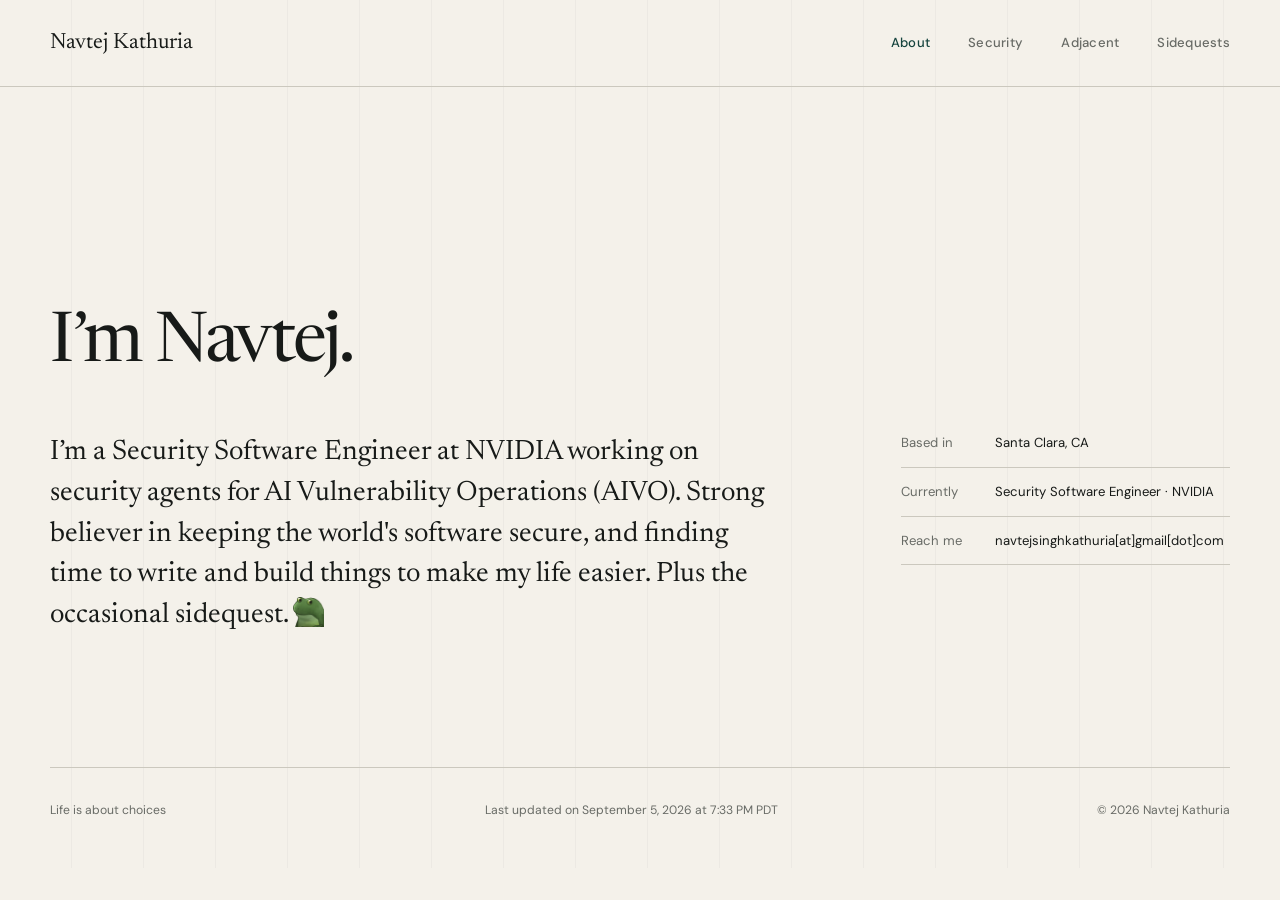
<file: index.html>
<!doctype html>
<html lang="en">
<head>
  <meta charset="utf-8">
  <meta name="viewport" content="width=device-width, initial-scale=1">
  <meta name="description" content="Navtej Kathuria works at the intersection of product security, research, and complex systems.">
  <meta name="theme-color" content="#f4f1ea">
  <title>Navtej Kathuria</title>
  <link rel="icon" type="image/png" href="/favicon-nk.png">
  <link rel="preconnect" href="https://fonts.googleapis.com">
  <link rel="preconnect" href="https://fonts.gstatic.com" crossorigin>
  <link href="https://fonts.googleapis.com/css2?family=DM+Sans:wght@400;500;600&amp;family=Newsreader:opsz,wght@6..72,400;6..72,500&amp;display=swap" rel="stylesheet">
  <link rel="stylesheet" href="style.css">
  <script data-goatcounter="https://nskathuria.goatcounter.com/count" async src="//gc.zgo.at/count.js"></script>
</head>
<body>
  <a class="skip-link" href="#main">Skip to content</a>
  <header class="site-header">
    <nav class="nav shell" aria-label="Primary navigation">
      <a class="wordmark" href="/" aria-current="page">Navtej Kathuria</a>
      <button class="menu-button" type="button" aria-expanded="false" aria-controls="nav-links">
        <span>Menu</span>
      </button>
      <div class="nav-links" id="nav-links">
        <a href="/" aria-current="page">About</a>
        <a href="/security/">Security</a>
        <a href="/adjacent/">Adjacent</a>
        <a href="/sidequests/">Sidequests</a>
      </div>
    </nav>
  </header>

  <main id="main">
    <section class="hero shell">
      <h1>I’m Navtej.</h1>
      <div class="hero-grid">
        <p class="hero-copy">I’m a Security Software Engineer at NVIDIA working on security agents for AI Vulnerability Operations (AIVO). Strong believer in keeping the world's software secure, and finding time to write and build things to make my life easier. Plus the occasional sidequest.<img class="bufo-emoji" src="/bufo.png" alt="Bufo"></p>
        <dl class="quick-facts">
          <div>
            <dt>Based in</dt>
            <dd>Santa Clara, CA</dd>
          </div>
          <div>
            <dt>Currently</dt>
            <dd>Security Software Engineer · NVIDIA</dd>
          </div>
          <div>
            <dt>Reach me</dt>
            <dd>navtejsinghkathuria[at]gmail[dot]com</dd>
          </div>
        </dl>
      </div>
    </section>

  </main>

  <footer class="site-footer shell">
    <p>Life is about choices</p>
    <p>Last updated on September 5, 2026 at 7:33 PM PDT</p>
    <p>© <span data-year></span> Navtej Kathuria</p>
  </footer>
  <script src="script.js"></script>
</body>
</html>
</file>
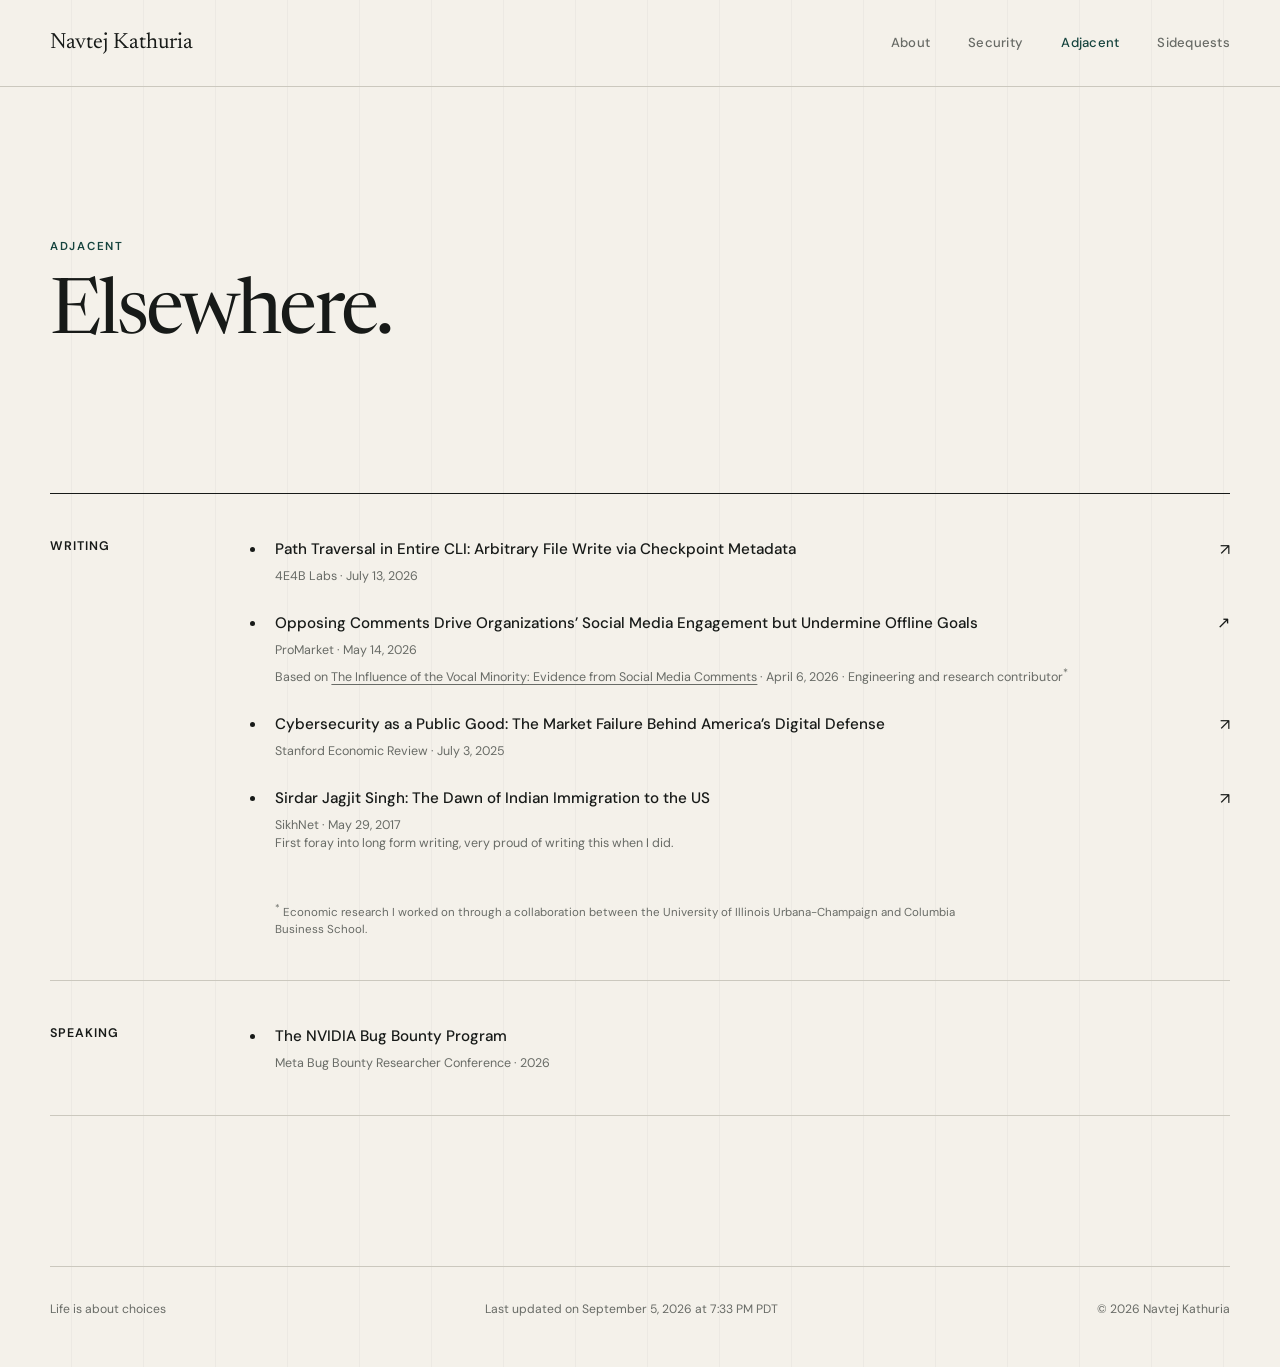
<file: adjacent/index.html>
<!doctype html>
<html lang="en">
<head>
  <meta charset="utf-8"><meta name="viewport" content="width=device-width, initial-scale=1">
  <meta name="description" content="Experiments, tools, and adjacent interests from Navtej Kathuria."><title>Adjacent — Navtej Kathuria</title>
  <link rel="icon" type="image/png" href="/favicon-nk.png"><link rel="preconnect" href="https://fonts.googleapis.com"><link rel="preconnect" href="https://fonts.gstatic.com" crossorigin>
  <link href="https://fonts.googleapis.com/css2?family=DM+Sans:wght@400;500;600&amp;family=Newsreader:opsz,wght@6..72,400;6..72,500&amp;display=swap" rel="stylesheet"><link rel="stylesheet" href="/style.css">
  <script data-goatcounter="https://nskathuria.goatcounter.com/count" async src="//gc.zgo.at/count.js"></script>
</head>
<body>
  <a class="skip-link" href="#main">Skip to content</a>
  <header class="site-header"><nav class="nav shell" aria-label="Primary navigation"><a class="wordmark" href="/">Navtej Kathuria</a><button class="menu-button" type="button" aria-expanded="false" aria-controls="nav-links"><span>Menu</span></button><div class="nav-links" id="nav-links"><a href="/">About</a><a href="/security/">Security</a><a href="/adjacent/" aria-current="page">Adjacent</a><a href="/sidequests/">Sidequests</a></div></nav></header>
  <main id="main" class="shell">
    <header class="page-hero"><p class="page-kicker">Adjacent</p><h1>Elsewhere.</h1></header>
    <section class="adjacent-sections" aria-label="Writing and speaking">
      <div class="adjacent-group">
        <h2>Writing</h2>
        <ul class="adjacent-list">
          <li><a href="https://4e4b.substack.com/p/entire-cli-path-traversal" target="_blank" rel="noreferrer"><span><strong>Path Traversal in Entire CLI: Arbitrary File Write via Checkpoint Metadata</strong><small>4E4B Labs · July 13, 2026</small></span><span aria-hidden="true">↗</span></a></li>
          <li class="combined-entry"><div><span><strong><a href="https://www.promarket.org/2026/05/14/opposing-comments-drive-organizations-social-media-engagement-but-undermine-offline-goals/" target="_blank" rel="noreferrer">Opposing Comments Drive Organizations’ Social Media Engagement but Undermine Offline Goals</a></strong><small>ProMarket · May 14, 2026</small><small>Based on <a class="inline-link" href="https://papers.ssrn.com/sol3/papers.cfm?abstract_id=6529698" target="_blank" rel="noreferrer">The Influence of the Vocal Minority: Evidence from Social Media Comments</a> · April 6, 2026 · Engineering and research contributor<sup>*</sup></small></span><a class="entry-arrow" href="https://www.promarket.org/2026/05/14/opposing-comments-drive-organizations-social-media-engagement-but-undermine-offline-goals/" target="_blank" rel="noreferrer" aria-label="Read the ProMarket article">↗</a></div></li>
          <li><a href="https://stanfordeconreview.com/2025/07/03/commentary-cybersecurity-as-a-public-good-the-market-failure-behind-americas-digital-defense/" target="_blank" rel="noreferrer"><span><strong>Cybersecurity as a Public Good: The Market Failure Behind America’s Digital Defense</strong><small>Stanford Economic Review · July 3, 2025</small></span><span aria-hidden="true">↗</span></a></li>
          <li><a href="https://www.sikhiwiki.org/images/f/fe/NHD_FINAL_ESSAY.PDF" target="_blank" rel="noreferrer"><span><strong>Sirdar Jagjit Singh: The Dawn of Indian Immigration to the US</strong><small>SikhNet · May 29, 2017<br>First foray into long form writing, very proud of writing this when I did.</small></span><span aria-hidden="true">↗</span></a></li>
        </ul>
        <p class="adjacent-note"><sup>*</sup> Economic research I worked on through a collaboration between the University of Illinois Urbana-Champaign and Columbia Business School.</p>
      </div>
      <div class="adjacent-group">
        <h2>Speaking</h2>
        <ul class="adjacent-list">
          <li><div><span><strong>The NVIDIA Bug Bounty Program</strong><small>Meta Bug Bounty Researcher Conference · 2026</small></span></div></li>
        </ul>
      </div>
    </section>
  </main>
  <footer class="site-footer shell"><p>Life is about choices</p><p>Last updated on September 5, 2026 at 7:33 PM PDT</p><p>© <span data-year></span> Navtej Kathuria</p></footer><script src="/script.js"></script>
</body>
</html>
</file>
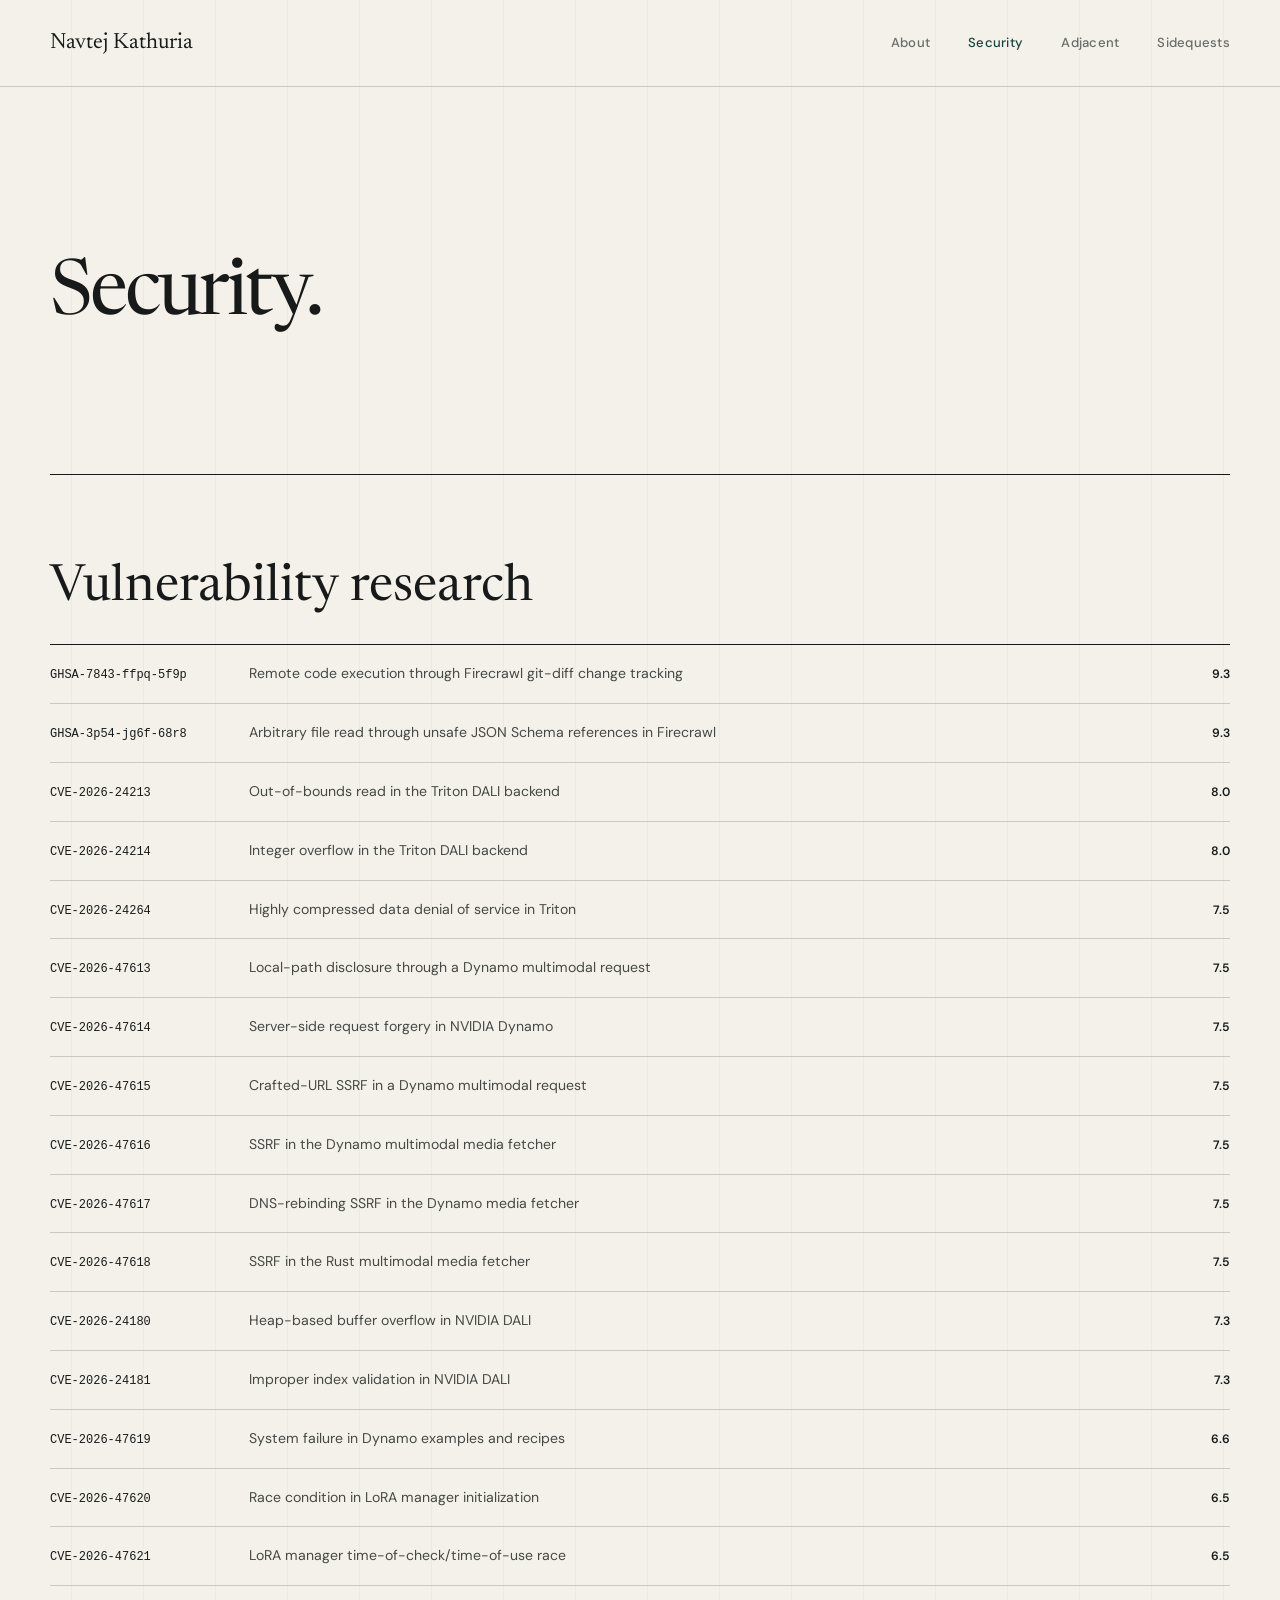
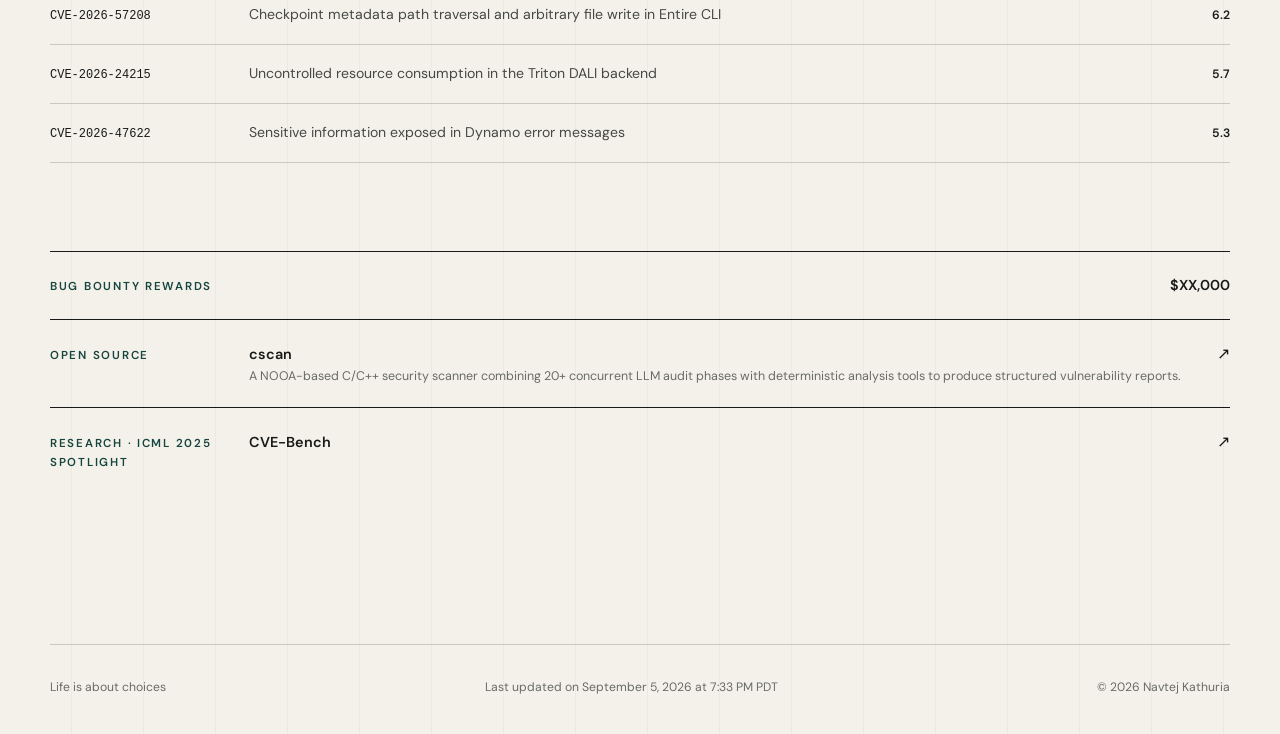
<file: security/index.html>
<!doctype html>
<html lang="en">
<head>
  <meta charset="utf-8"><meta name="viewport" content="width=device-width, initial-scale=1">
  <meta name="description" content="Security engineering, vulnerability research, and publications from Navtej Kathuria.">
  <title>Security — Navtej Kathuria</title>
  <link rel="icon" type="image/png" href="/favicon-nk.png">
  <link rel="preconnect" href="https://fonts.googleapis.com"><link rel="preconnect" href="https://fonts.gstatic.com" crossorigin>
  <link href="https://fonts.googleapis.com/css2?family=DM+Sans:wght@400;500;600&amp;family=Newsreader:opsz,wght@6..72,400;6..72,500&amp;display=swap" rel="stylesheet">
  <link rel="stylesheet" href="/style.css">
  <script data-goatcounter="https://nskathuria.goatcounter.com/count" async src="//gc.zgo.at/count.js"></script>
</head>
<body>
  <a class="skip-link" href="#main">Skip to content</a>
  <header class="site-header"><nav class="nav shell" aria-label="Primary navigation">
    <a class="wordmark" href="/">Navtej Kathuria</a>
    <button class="menu-button" type="button" aria-expanded="false" aria-controls="nav-links"><span>Menu</span></button>
    <div class="nav-links" id="nav-links"><a href="/">About</a><a href="/security/" aria-current="page">Security</a><a href="/adjacent/">Adjacent</a><a href="/sidequests/">Sidequests</a></div>
  </nav></header>
  <main id="main" class="shell">
    <header class="page-hero">
      <h1>Security.</h1>
    </header>

    <section class="security-section" aria-labelledby="vulnerability-research">
      <div class="section-heading"><h2 id="vulnerability-research">Vulnerability research</h2></div>
      <ol class="vulnerability-list">
        <li><a href="https://github.com/firecrawl/firecrawl/security/advisories/GHSA-7843-ffpq-5f9p" target="_blank" rel="noreferrer"><code>GHSA-7843-ffpq-5f9p</code><span>Remote code execution through Firecrawl git-diff change tracking</span><b>9.3</b></a></li>
        <li><a href="https://github.com/firecrawl/firecrawl/security/advisories/GHSA-3p54-jg6f-68r8" target="_blank" rel="noreferrer"><code>GHSA-3p54-jg6f-68r8</code><span>Arbitrary file read through unsafe JSON Schema references in Firecrawl</span><b>9.3</b></a></li>
        <li><a href="https://nvidia.custhelp.com/app/answers/detail/a_id/5828" target="_blank" rel="noreferrer"><code>CVE-2026-24213</code><span>Out-of-bounds read in the Triton DALI backend</span><b>8.0</b></a></li>
        <li><a href="https://nvidia.custhelp.com/app/answers/detail/a_id/5828" target="_blank" rel="noreferrer"><code>CVE-2026-24214</code><span>Integer overflow in the Triton DALI backend</span><b>8.0</b></a></li>
        <li><a href="https://github.com/NVIDIA/product-security/tree/main/2026/5848" target="_blank" rel="noreferrer"><code>CVE-2026-24264</code><span>Highly compressed data denial of service in Triton</span><b>7.5</b></a></li>
        <li><a href="https://nvidia.custhelp.com/app/answers/detail/a_id/5842" target="_blank" rel="noreferrer"><code>CVE-2026-47613</code><span>Local-path disclosure through a Dynamo multimodal request</span><b>7.5</b></a></li>
        <li><a href="https://nvidia.custhelp.com/app/answers/detail/a_id/5842" target="_blank" rel="noreferrer"><code>CVE-2026-47614</code><span>Server-side request forgery in NVIDIA Dynamo</span><b>7.5</b></a></li>
        <li><a href="https://nvidia.custhelp.com/app/answers/detail/a_id/5842" target="_blank" rel="noreferrer"><code>CVE-2026-47615</code><span>Crafted-URL SSRF in a Dynamo multimodal request</span><b>7.5</b></a></li>
        <li><a href="https://nvidia.custhelp.com/app/answers/detail/a_id/5842" target="_blank" rel="noreferrer"><code>CVE-2026-47616</code><span>SSRF in the Dynamo multimodal media fetcher</span><b>7.5</b></a></li>
        <li><a href="https://nvidia.custhelp.com/app/answers/detail/a_id/5842" target="_blank" rel="noreferrer"><code>CVE-2026-47617</code><span>DNS-rebinding SSRF in the Dynamo media fetcher</span><b>7.5</b></a></li>
        <li><a href="https://nvidia.custhelp.com/app/answers/detail/a_id/5842" target="_blank" rel="noreferrer"><code>CVE-2026-47618</code><span>SSRF in the Rust multimodal media fetcher</span><b>7.5</b></a></li>
        <li><a href="https://nvidia.custhelp.com/app/answers/detail/a_id/5814" target="_blank" rel="noreferrer"><code>CVE-2026-24180</code><span>Heap-based buffer overflow in NVIDIA DALI</span><b>7.3</b></a></li>
        <li><a href="https://nvidia.custhelp.com/app/answers/detail/a_id/5814" target="_blank" rel="noreferrer"><code>CVE-2026-24181</code><span>Improper index validation in NVIDIA DALI</span><b>7.3</b></a></li>
        <li><a href="https://nvidia.custhelp.com/app/answers/detail/a_id/5842" target="_blank" rel="noreferrer"><code>CVE-2026-47619</code><span>System failure in Dynamo examples and recipes</span><b>6.6</b></a></li>
        <li><a href="https://nvidia.custhelp.com/app/answers/detail/a_id/5842" target="_blank" rel="noreferrer"><code>CVE-2026-47620</code><span>Race condition in LoRA manager initialization</span><b>6.5</b></a></li>
        <li><a href="https://nvidia.custhelp.com/app/answers/detail/a_id/5842" target="_blank" rel="noreferrer"><code>CVE-2026-47621</code><span>LoRA manager time-of-check/time-of-use race</span><b>6.5</b></a></li>
        <li><a href="https://github.com/entireio/cli/security/advisories/GHSA-2h46-9x5w-4wf7" target="_blank" rel="noreferrer"><code>CVE-2026-57208</code><span>Checkpoint metadata path traversal and arbitrary file write in Entire CLI</span><b>6.2</b></a></li>
        <li><a href="https://nvidia.custhelp.com/app/answers/detail/a_id/5828" target="_blank" rel="noreferrer"><code>CVE-2026-24215</code><span>Uncontrolled resource consumption in the Triton DALI backend</span><b>5.7</b></a></li>
        <li><a href="https://nvidia.custhelp.com/app/answers/detail/a_id/5842" target="_blank" rel="noreferrer"><code>CVE-2026-47622</code><span>Sensitive information exposed in Dynamo error messages</span><b>5.3</b></a></li>
      </ol>
    </section>

    <section class="security-section bounty-row" aria-label="Bug bounty rewards">
      <p class="meta-label">Bug bounty rewards</p>
      <strong>$XX,000</strong>
    </section>

    <section class="security-section research-row" aria-labelledby="cscan-title">
      <p class="meta-label">Open source</p>
      <a href="https://github.com/nskath/cscan/tree/main" target="_blank" rel="noreferrer"><div><h2 id="cscan-title">cscan</h2><small>A NOOA-based C/C++ security scanner combining 20+ concurrent LLM audit phases with deterministic analysis tools to produce structured vulnerability reports.</small></div><span aria-hidden="true">↗</span></a>
    </section>

    <section class="security-section research-row" aria-labelledby="cve-bench-title">
      <p class="meta-label">Research · ICML 2025 Spotlight</p>
      <a href="https://arxiv.org/abs/2503.17332" target="_blank" rel="noreferrer"><h2 id="cve-bench-title">CVE-Bench</h2><span aria-hidden="true">↗</span></a>
    </section>
  </main>
  <footer class="site-footer shell"><p>Life is about choices</p><p>Last updated on September 5, 2026 at 7:33 PM PDT</p><p>© <span data-year></span> Navtej Kathuria</p></footer>
  <script src="/script.js"></script>
</body>
</html>
</file>
<file: style.css>
:root {
  --paper: #f4f1ea;
  --paper-deep: #ebe6dc;
  --ink: #171a18;
  --muted: #686b66;
  --line: #cbc8be;
  --accent: #16443e;
  --accent-soft: #dce5df;
  --serif: "Newsreader", Georgia, serif;
  --sans: "DM Sans", -apple-system, BlinkMacSystemFont, "Segoe UI", sans-serif;
  --shell: min(1180px, calc(100% - 64px));
}

* { box-sizing: border-box; }

html {
  scroll-behavior: smooth;
  background: var(--paper);
}

body {
  margin: 0;
  color: var(--ink);
  background:
    linear-gradient(90deg, transparent calc(100% - 1px), rgba(23, 26, 24, .035) 1px) 0 0 / 72px 72px,
    var(--paper);
  font-family: var(--sans);
  font-size: 16px;
  line-height: 1.65;
  -webkit-font-smoothing: antialiased;
}

a { color: inherit; }

a:focus-visible,
button:focus-visible {
  outline: 2px solid var(--accent);
  outline-offset: 4px;
}

.skip-link {
  position: fixed;
  left: 16px;
  top: 16px;
  z-index: 20;
  padding: 8px 12px;
  background: var(--ink);
  color: var(--paper);
  transform: translateY(-150%);
}

.skip-link:focus { transform: translateY(0); }

.shell {
  width: var(--shell);
  margin-inline: auto;
}

.site-header {
  border-bottom: 1px solid var(--line);
}

.nav {
  min-height: 86px;
  display: flex;
  align-items: center;
  justify-content: space-between;
  gap: 40px;
}

.wordmark {
  font-family: var(--serif);
  font-size: 1.38rem;
  line-height: 1;
  text-decoration: none;
}

.nav-links {
  display: flex;
  align-items: center;
  gap: clamp(20px, 3vw, 38px);
}

.nav-links a {
  color: var(--muted);
  font-size: .82rem;
  font-weight: 500;
  letter-spacing: .02em;
  text-decoration: none;
}

.nav-links a:hover,
.nav-links a[aria-current="page"] { color: var(--accent); }

.menu-button {
  display: none;
  appearance: none;
  border: 0;
  background: transparent;
  color: inherit;
  font: inherit;
}

.hero {
  min-height: 680px;
  padding: clamp(90px, 13vw, 168px) 0 100px;
  display: flex;
  flex-direction: column;
  justify-content: center;
}

.eyebrow,
.section-label p,
.page-kicker,
.meta-label {
  margin: 0;
  color: var(--accent);
  font-size: .72rem;
  font-weight: 600;
  letter-spacing: .15em;
  text-transform: uppercase;
}

h1,
h2,
h3,
p { text-wrap: pretty; }

h1,
h2,
h3 {
  margin-top: 0;
  font-family: var(--serif);
  font-weight: 400;
}

.hero h1 {
  max-width: 840px;
  margin: 25px 0 52px;
  font-size: clamp(2.8rem, 5.4vw, 4.5rem);
  line-height: 1.02;
  letter-spacing: -.035em;
}

.hero-grid {
  display: grid;
  grid-template-columns: minmax(0, 1.65fr) minmax(260px, .75fr);
  gap: clamp(56px, 10vw, 150px);
  align-items: start;
}

.hero-copy {
  max-width: 720px;
  margin: 0;
  font-family: var(--serif);
  font-size: clamp(1.35rem, 2.2vw, 1.75rem);
  line-height: 1.45;
}

.bufo-emoji {
  width: 1.08em;
  height: 1.08em;
  margin-left: .16em;
  object-fit: contain;
  vertical-align: -.2em;
}

.quick-facts { margin: 0; }

.quick-facts div {
  padding: 0 0 13px;
  margin-bottom: 13px;
  display: grid;
  grid-template-columns: 82px 1fr;
  gap: 12px;
  border-bottom: 1px solid var(--line);
  font-size: .82rem;
}

.quick-facts dt { color: var(--muted); }
.quick-facts dd { margin: 0; }
.quick-facts a { text-underline-offset: 3px; }

.section {
  padding: clamp(90px, 12vw, 150px) 0;
  display: grid;
  grid-template-columns: minmax(130px, .42fr) minmax(0, 1.58fr);
  gap: clamp(40px, 8vw, 110px);
  border-top: 1px solid var(--line);
}

.section h2 {
  max-width: 790px;
  margin-bottom: 36px;
  font-size: clamp(2.5rem, 5vw, 4.8rem);
  line-height: 1.02;
  letter-spacing: -.03em;
}

.measure { max-width: 800px; }

.section-content > p {
  max-width: 700px;
  color: #373a37;
  font-size: 1.04rem;
}

.text-links {
  display: flex;
  gap: 28px;
  margin-top: 40px;
}

.text-links a {
  color: var(--accent);
  font-size: .86rem;
  font-weight: 600;
  text-decoration: none;
  border-bottom: 1px solid currentColor;
}

.route-list { border-top: 1px solid var(--ink); }

.route {
  display: grid;
  grid-template-columns: 44px 1fr 32px;
  gap: 16px;
  align-items: center;
  padding: 28px 8px 28px 0;
  border-bottom: 1px solid var(--line);
  text-decoration: none;
  transition: color 180ms ease, padding 180ms ease;
}

.route:hover {
  color: var(--accent);
  padding-left: 8px;
}

.route-number {
  color: var(--muted);
  font-size: .7rem;
  letter-spacing: .08em;
}

.route strong {
  display: block;
  font-family: var(--serif);
  font-size: clamp(1.55rem, 2.5vw, 2.2rem);
  font-weight: 400;
  line-height: 1.15;
}

.route small {
  display: block;
  margin-top: 5px;
  color: var(--muted);
  font-size: .84rem;
}

.route-arrow {
  font-family: var(--serif);
  font-size: 1.35rem;
  text-align: right;
}

.site-footer {
  padding: 32px 0 48px;
  display: flex;
  justify-content: space-between;
  border-top: 1px solid var(--line);
  color: var(--muted);
  font-size: .76rem;
}

.site-footer p { margin: 0; }
.site-footer p:nth-child(2) { text-align: center; }
.site-footer p:last-child { text-align: right; }

.timeline { border-top: 1px solid var(--ink); }

.timeline-row {
  display: grid;
  grid-template-columns: minmax(130px, .42fr) minmax(0, 1.58fr);
  gap: 28px;
  padding: 27px 0;
  border-bottom: 1px solid var(--line);
}

.timeline-row p { margin: 0; }
.timeline-date { color: var(--muted); font-size: .76rem; padding-top: 5px; }
.timeline-row h3 { margin: 0 0 3px; font-family: var(--sans); font-size: 1rem; font-weight: 600; }
.timeline-row div p { color: var(--muted); font-size: .9rem; }

.education-note {
  margin-top: 55px;
  padding: 28px 0 0;
  border-top: 1px solid var(--line);
}

.education-note > p:not(.meta-label) { margin: 15px 0 0; font-size: .9rem; }
.education-note strong { font-weight: 600; }

/* Interior pages */
.page-hero {
  padding: clamp(88px, 12vw, 150px) 0 clamp(70px, 9vw, 110px);
}

.page-hero h1 {
  max-width: 920px;
  margin: 22px 0 30px;
  font-size: clamp(3rem, 6vw, 5rem);
  line-height: .98;
  letter-spacing: -.038em;
}

.page-intro {
  max-width: 750px;
  margin: 0;
  font-family: var(--serif);
  font-size: clamp(1.3rem, 2.3vw, 1.75rem);
  line-height: 1.48;
}

.feature {
  display: grid;
  grid-template-columns: minmax(0, 1.25fr) minmax(260px, .75fr);
  gap: clamp(40px, 8vw, 110px);
  padding: clamp(56px, 8vw, 90px) 0;
  border-top: 1px solid var(--ink);
}

.feature h2,
.content-grid h2 {
  margin: 12px 0 20px;
  font-size: clamp(2.3rem, 4.2vw, 4.1rem);
  line-height: 1.02;
  letter-spacing: -.03em;
}

.feature p { color: #383b38; }

.feature-aside {
  padding-top: 8px;
  color: var(--muted);
  font-size: .86rem;
}

.feature-aside dl { margin: 0; }
.feature-aside div { padding: 0 0 16px; margin-bottom: 16px; border-bottom: 1px solid var(--line); }
.feature-aside dt { margin-bottom: 3px; font-size: .7rem; letter-spacing: .1em; text-transform: uppercase; }
.feature-aside dd { margin: 0; color: var(--ink); }

.action-link {
  display: inline-flex;
  gap: 8px;
  margin-top: 18px;
  color: var(--accent);
  font-size: .82rem;
  font-weight: 600;
  text-decoration: none;
  border-bottom: 1px solid currentColor;
}

.content-grid {
  display: block;
  margin-bottom: clamp(90px, 12vw, 150px);
  background: transparent;
  border-top: 1px solid var(--ink);
}

.content-card {
  min-height: 0;
  padding: clamp(32px, 5vw, 56px) 0;
  background: transparent;
  border-bottom: 1px solid var(--line);
}

.content-card.wide { grid-column: 1 / -1; }
.content-card h2 { max-width: 620px; }
.content-card h3 { margin: 16px 0 10px; font-size: 2rem; line-height: 1.1; }
.content-card p { max-width: 620px; color: var(--muted); }

.tag-list {
  display: flex;
  flex-wrap: wrap;
  gap: 8px;
  margin: 26px 0 0;
  padding: 0;
  list-style: none;
}

.tag-list li {
  padding: 5px 9px;
  color: var(--accent);
  border: 1px solid #a9bbb4;
  font-size: .7rem;
  letter-spacing: .04em;
  text-transform: uppercase;
}

.project-list { margin-bottom: clamp(90px, 12vw, 150px); border-top: 1px solid var(--ink); }
.project-row {
  display: grid;
  grid-template-columns: minmax(180px, .7fr) minmax(0, 1.3fr) 36px;
  gap: 30px;
  padding: 34px 0;
  align-items: start;
  border-bottom: 1px solid var(--line);
  text-decoration: none;
}
.project-row:hover h2 { color: var(--accent); }
.project-row h2 { margin: 0; font-size: clamp(1.8rem, 3vw, 2.8rem); line-height: 1.05; transition: color 160ms ease; }
.project-row p { margin: 3px 0 0; color: var(--muted); }
.project-row .route-arrow { padding-top: 4px; }
.project-meta { color: var(--muted); font-size: .76rem; padding-top: 6px; text-align: right; }

.adjacent-sections,
.sidequest-sections {
  padding-bottom: clamp(90px, 12vw, 150px);
  border-top: 1px solid var(--ink);
}

.adjacent-group,
.sidequest-group {
  display: grid;
  grid-template-columns: 175px minmax(0, 1fr);
  gap: 24px;
  padding: 42px 0;
  border-bottom: 1px solid var(--line);
}

.adjacent-group h2,
.sidequest-group h2 {
  margin: 0;
  font-family: var(--sans);
  font-size: .78rem;
  font-weight: 600;
  letter-spacing: .08em;
  text-transform: uppercase;
}

.adjacent-list {
  margin: 0;
  padding-left: 1.15rem;
}

.adjacent-list li { padding: 0 0 24px 8px; }
.adjacent-list li:last-child { padding-bottom: 0; }

.adjacent-list li > a,
.adjacent-list li > div {
  display: flex;
  justify-content: space-between;
  gap: 24px;
  text-decoration: none;
}

.adjacent-list strong {
  display: block;
  font-size: .95rem;
  font-weight: 500;
}

.adjacent-list small {
  display: block;
  margin-top: 5px;
  color: var(--muted);
  font-size: .78rem;
  line-height: 1.5;
}

.adjacent-list li > a:hover strong,
.combined-entry strong a:hover { color: var(--accent); }

.combined-entry strong a { text-decoration: none; }
.combined-entry .inline-link { text-underline-offset: 3px; }
.combined-entry .entry-arrow {
  flex: 0 0 auto;
  font-family: var(--serif);
  font-size: 1rem;
  text-decoration: none;
}

.adjacent-note {
  grid-column: 2;
  max-width: 680px;
  margin: 24px 0 0 1.65rem;
  color: var(--muted);
  font-size: .72rem;
  line-height: 1.5;
}

.sidequest-list {
  margin: 0;
  padding-left: 1.15rem;
}

.sidequest-list li { padding: 0 0 22px 8px; }
.sidequest-list li:last-child { padding-bottom: 0; }
.sidequest-list strong { display: block; font-size: .95rem; font-weight: 500; }
.sidequest-list small {
  display: block;
  margin-top: 5px;
  color: var(--muted);
  font-size: .78rem;
  line-height: 1.5;
}
.sidequest-list small + small { margin-top: 2px; }
.sidequest-list small a { color: inherit; text-underline-offset: 3px; }
.sidequest-list .pending-item { color: var(--muted); font-size: .82rem; }
.project-image { width: 64px; height: 36px; display: inline-block; margin-left: 4px; object-fit: cover; vertical-align: middle; }
.travel-list { display: grid; grid-template-columns: repeat(2, minmax(0, 1fr)); gap: 28px; }
.spotify-connect {
  display: block;
  margin-top: 12px;
  padding: 7px 11px;
  border: 1px solid var(--line);
  border-radius: 0;
  background: transparent;
  color: var(--accent);
  font: inherit;
  font-size: .74rem;
  cursor: pointer;
}
.spotify-connect:hover { border-color: var(--accent); }
.spotify-connect:disabled { opacity: .55; cursor: wait; }
.spotify-results { margin-top: 18px; color: var(--muted); font-size: .78rem; }
.spotify-label { display: block; margin-bottom: 5px; color: var(--ink); font-size: .7rem; letter-spacing: .08em; text-transform: uppercase; }
.spotify-results ol { margin: 0; padding-left: 1.25rem; }
.spotify-results li { padding: 2px 0; }
.spotify-snapshot { display: grid; gap: 18px; }
.spotify-time { color: var(--ink); font-family: var(--serif); font-size: 1.25rem; }
.spotify-track { display: flex; align-items: center; gap: 12px; color: inherit; text-decoration: none; }
.spotify-track:hover strong { color: var(--accent); }
.spotify-track-art { width: 52px; height: 52px; flex: 0 0 auto; object-fit: cover; background: var(--paper-deep); }
.spotify-track strong { display: block; color: var(--ink); font-size: .86rem; font-weight: 500; }
.spotify-track small { display: block; margin-top: 3px; color: var(--muted); font-size: .74rem; }
.spotify-empty { color: var(--muted); }
.trip { margin-top: 13px; }
.trip-date { display: block; font-size: .78rem; font-weight: 500; }
.trip-location { display: flex !important; align-items: center; gap: 7px; }
.trip-flag {
  width: 18px;
  height: 12px;
  flex: 0 0 auto;
  object-fit: cover;
  border: 1px solid rgba(30, 32, 29, .16);
}
.country-flag { width: 18px; flex: 0 0 auto; font-size: .95rem; line-height: 1; text-align: center; }

.security-section {
  padding: clamp(52px, 8vw, 88px) 0;
  border-top: 1px solid var(--ink);
}

.section-heading {
  display: block;
  margin-bottom: 30px;
}

.section-heading h2,
.research-row h2 {
  margin: 0;
  font-size: clamp(2rem, 4vw, 3.6rem);
  line-height: 1;
}

.vulnerability-list {
  margin: 0;
  padding: 0;
  list-style: none;
  border-bottom: 1px solid var(--line);
}

.vulnerability-list li { border-top: 1px solid var(--line); }
.vulnerability-list li:first-child { border-top-color: var(--ink); }

.vulnerability-list a,
.vulnerability-list li > div {
  display: grid;
  grid-template-columns: 175px minmax(0, 1fr) 48px;
  gap: 24px;
  align-items: baseline;
  padding: 17px 0;
  text-decoration: none;
}

.vulnerability-list a:hover code { color: var(--accent); }
.vulnerability-list code { font-family: ui-monospace, SFMono-Regular, Menlo, monospace; font-size: .75rem; transition: color 150ms ease; }
.vulnerability-list span { color: #454844; font-size: .88rem; }
.vulnerability-list b { font-size: .76rem; font-weight: 600; text-align: right; }

.bounty-row {
  display: flex;
  justify-content: space-between;
  align-items: baseline;
  gap: 30px;
}

.bounty-row strong {
  font-size: .9rem;
  font-weight: 600;
}

.bounty-row,
.research-row { padding: 22px 0; }

.research-row {
  display: grid;
  grid-template-columns: 175px minmax(0, 1fr);
  gap: 24px;
  align-items: baseline;
}
.research-row:last-of-type { margin-bottom: clamp(90px, 12vw, 150px); }
.research-row > a {
  display: flex;
  align-items: baseline;
  justify-content: space-between;
  text-decoration: none;
}
.research-row > a:hover h2 { color: var(--accent); }
.research-row h2 {
  font-family: var(--sans);
  font-size: .9rem;
  font-weight: 600;
  letter-spacing: 0;
}
.research-row small {
  display: block;
  margin-top: 5px;
  color: var(--muted);
  font-size: .78rem;
  line-height: 1.45;
}
.research-row > a span { font-family: var(--serif); font-size: 1rem; }

.ledger {
  display: block;
  padding-bottom: clamp(90px, 12vw, 150px);
  border-top: 1px solid var(--ink);
}

.ledger-card {
  min-height: 0;
  padding: clamp(30px, 5vw, 52px) 0;
  display: grid;
  grid-template-columns: minmax(110px, .3fr) minmax(180px, .65fr) minmax(0, 1fr);
  gap: clamp(20px, 4vw, 55px);
  align-items: baseline;
  background: transparent;
  border-bottom: 1px solid var(--line);
}

.ledger-card h2 { margin: 0; font-size: clamp(1.7rem, 3vw, 2.7rem); line-height: 1; }
.ledger-card p { max-width: 540px; margin: 0; color: #494c48; }
.placeholder { font-style: italic; color: var(--muted) !important; }

.id-list {
  display: grid;
  grid-template-columns: repeat(2, minmax(0, 1fr));
  gap: 0 22px;
  margin: 24px 0 0;
  padding: 0;
  list-style: none;
  border-top: 1px solid var(--line);
}

.id-list li {
  padding: 9px 0;
  border-bottom: 1px solid var(--line);
  font-family: ui-monospace, SFMono-Regular, Menlo, monospace;
  font-size: .75rem;
}

/* Essay */
.article-shell { width: min(760px, calc(100% - 40px)); margin-inline: auto; }
.breadcrumbs { padding-top: 24px; display: flex; gap: 9px; color: var(--muted); font-size: .74rem; }
.breadcrumbs a { color: var(--accent); text-decoration: none; }
.article-header { padding: clamp(80px, 12vw, 140px) 0 60px; border-bottom: 1px solid var(--line); }
.article-header h1 { margin: 18px 0 25px; font-size: clamp(3rem, 7vw, 5.7rem); line-height: .98; letter-spacing: -.04em; }
.article-meta { color: var(--muted); font-size: .82rem; }
.blog-post-content { padding: 55px 0 100px; }
.blog-post-content p { margin: 0 0 1.55em; font-family: var(--serif); font-size: clamp(1.14rem, 2vw, 1.3rem); line-height: 1.72; }
.blog-post-content strong { font-family: var(--sans); font-size: .8em; letter-spacing: .04em; text-transform: uppercase; }
.article-footer { padding: 28px 0 60px; border-top: 1px solid var(--line); }
.back-link { color: var(--accent); font-size: .82rem; font-weight: 600; text-decoration: none; }

@media (prefers-reduced-motion: no-preference) {
  .hero > * {
    animation: rise-in 700ms both;
  }

  .hero h1 { animation-delay: 80ms; }
  .hero-grid { animation-delay: 160ms; }

  @keyframes rise-in {
    from { opacity: 0; transform: translateY(18px); }
    to { opacity: 1; transform: translateY(0); }
  }
}

@media (max-width: 800px) {
  :root { --shell: min(100% - 36px, 680px); }

  .nav { min-height: 72px; position: relative; }
  .menu-button { display: block; font-size: .8rem; cursor: pointer; }
  .nav-links {
    display: none;
    position: absolute;
    z-index: 10;
    top: 72px;
    left: -18px;
    right: -18px;
    padding: 12px 18px 22px;
    flex-direction: column;
    align-items: flex-start;
    gap: 4px;
    background: var(--paper);
    border-bottom: 1px solid var(--line);
  }
  .nav-links.is-open { display: flex; }
  .nav-links a { width: 100%; padding: 10px 0; }

  .hero { min-height: auto; padding: 90px 0 80px; }
  .hero h1 { margin-bottom: 44px; font-size: clamp(2.7rem, 11vw, 3.8rem); }
  .hero-grid { grid-template-columns: 1fr; gap: 52px; }
  .quick-facts { max-width: 420px; }

  .section { grid-template-columns: 1fr; gap: 38px; }
  .section h2 { font-size: clamp(2.6rem, 12vw, 4rem); }
  .feature { grid-template-columns: 1fr; }
  .content-grid { grid-template-columns: 1fr; }
  .content-card.wide { grid-column: auto; }
  .project-row { grid-template-columns: 1fr 28px; gap: 16px; }
  .project-row p { grid-column: 1 / -1; }
  .project-meta { grid-column: 2; grid-row: 1; }
  .adjacent-group,
  .sidequest-group { grid-template-columns: 1fr; gap: 24px; }
  .adjacent-note { grid-column: 1; }
  .ledger-card,
  .ledger-card.large,
  .ledger-card.small { grid-template-columns: 1fr; gap: 12px; }
  .timeline-row { grid-template-columns: 1fr; gap: 7px; }
  .timeline-date { padding-top: 0; }
  .section-heading { grid-template-columns: 1fr; gap: 10px; }
  .vulnerability-list a,
  .vulnerability-list li > div { grid-template-columns: 1fr 40px; gap: 6px 16px; }
  .vulnerability-list span { grid-column: 1 / -1; grid-row: 2; }
  .vulnerability-list b { grid-column: 2; grid-row: 1; }
  .research-row { grid-template-columns: 1fr; gap: 8px; }
}

@media (max-width: 480px) {
  .hero-copy { font-size: 1.25rem; }
  .route { grid-template-columns: 30px 1fr 22px; gap: 10px; }
  .route small { font-size: .78rem; }
  .site-footer { gap: 10px; flex-direction: column; }
  .site-footer p:nth-child(2),
  .site-footer p:last-child { text-align: left; }
  .travel-list { grid-template-columns: 1fr; gap: 18px; }
}
</file>
